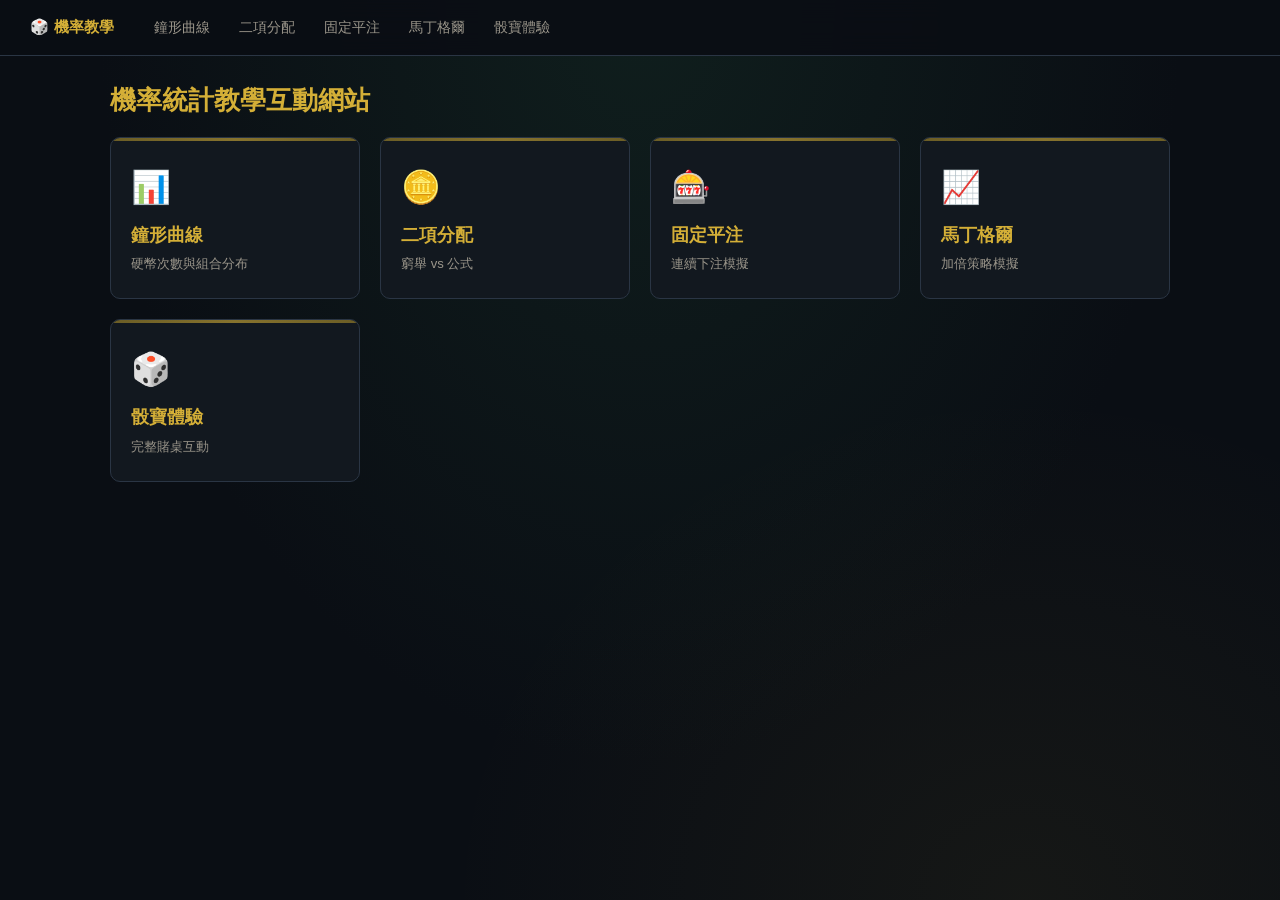
<file: index.html>
<!DOCTYPE html>
<html lang="zh-TW">
<head>
  <meta charset="UTF-8">
  <meta name="viewport" content="width=device-width, initial-scale=1.0">
  <title>機率統計教學 — 首頁</title>
  <link rel="stylesheet" href="css/style.css">
</head>
<body>
  <div class="container">
    <h1 class="page-title">機率統計教學互動網站</h1>
    <div class="module-grid">
      <a href="modules/bell_curve.html" class="module-card">
        <div class="card-icon">📊</div>
        <h2>鐘形曲線</h2>
        <p>硬幣次數與組合分布</p>
      </a>
      <a href="modules/coin.html" class="module-card">
        <div class="card-icon">🪙</div>
        <h2>二項分配</h2>
        <p>窮舉 vs 公式</p>
      </a>
      <a href="modules/sicbo.html" class="module-card">
        <div class="card-icon">🎰</div>
        <h2>固定平注</h2>
        <p>連續下注模擬</p>
      </a>
      <a href="modules/sicbo2.html" class="module-card">
        <div class="card-icon">📈</div>
        <h2>馬丁格爾</h2>
        <p>加倍策略模擬</p>
      </a>
      <a href="modules/sicbo3.html" class="module-card">
        <div class="card-icon">🎲</div>
        <h2>骰寶體驗</h2>
        <p>完整賭桌互動</p>
      </a>
    </div>
  </div>
  <script src="js/main.js"></script>
</body>
</html>
</file>
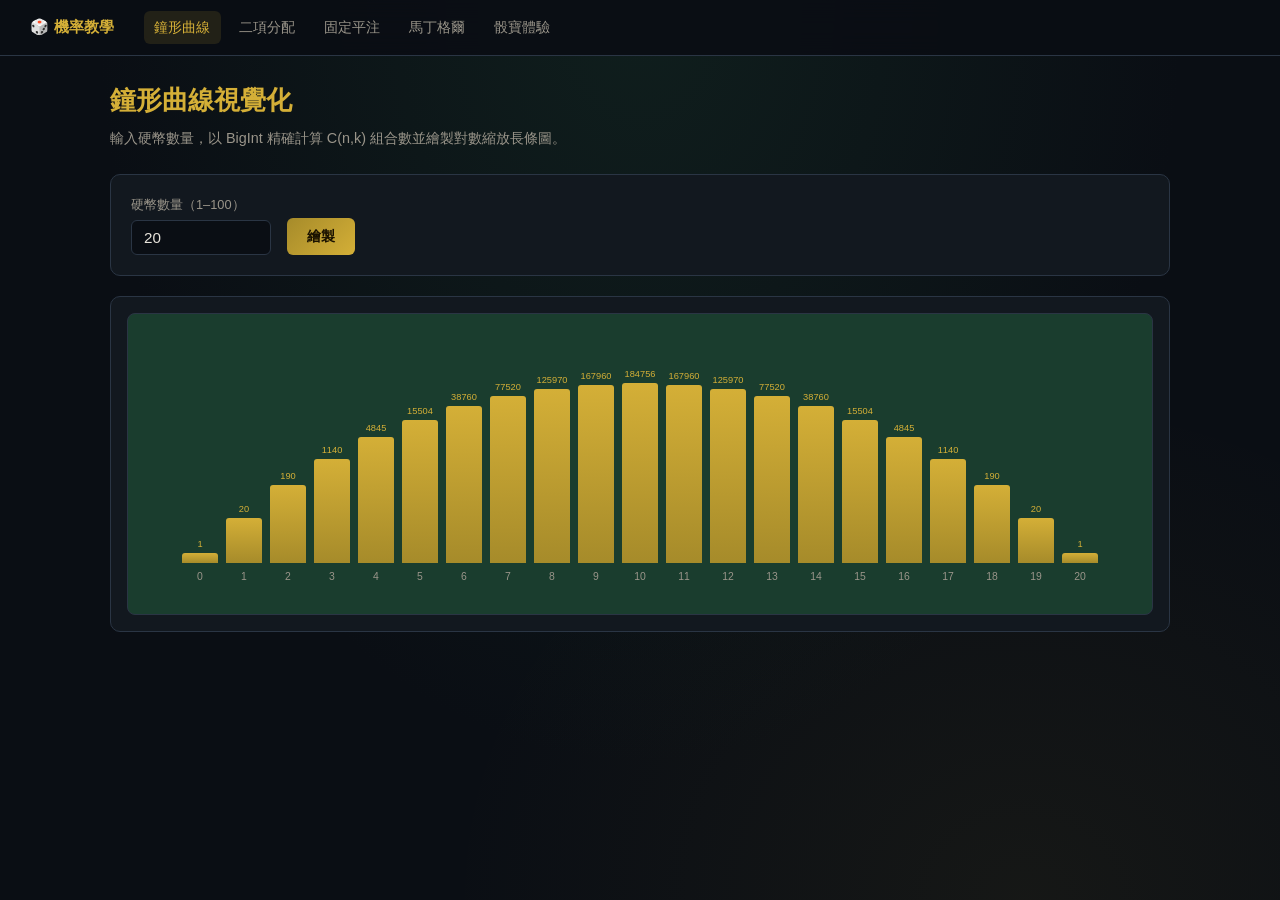
<file: modules/bell_curve.html>
<!DOCTYPE html>
<html lang="zh-TW">
<head>
  <meta charset="UTF-8">
  <meta name="viewport" content="width=device-width, initial-scale=1.0">
  <title>鐘形曲線 — 機率教學</title>
  <link rel="stylesheet" href="../css/style.css">
</head>
<body data-depth="module">
  <div class="container">
    <h1 class="page-title">鐘形曲線視覺化</h1>
    <p class="page-desc">輸入硬幣數量，以 BigInt 精確計算 C(n,k) 組合數並繪製對數縮放長條圖。</p>
    <div class="control-panel">
      <div class="control-row">
        <div class="form-group">
          <label for="coin-count">硬幣數量（1–100）</label>
          <input type="number" id="coin-count" min="1" max="100" value="20">
        </div>
        <button class="btn btn-primary" id="btn-draw">繪製</button>
      </div>
    </div>
    <div class="chart-panel">
      <div id="bell-chart" class="bell-chart"></div>
    </div>
  </div>
  <script src="../js/main.js"></script>
  <script src="../js/modules/bell-curve.js"></script>
</body>
</html>
</file>
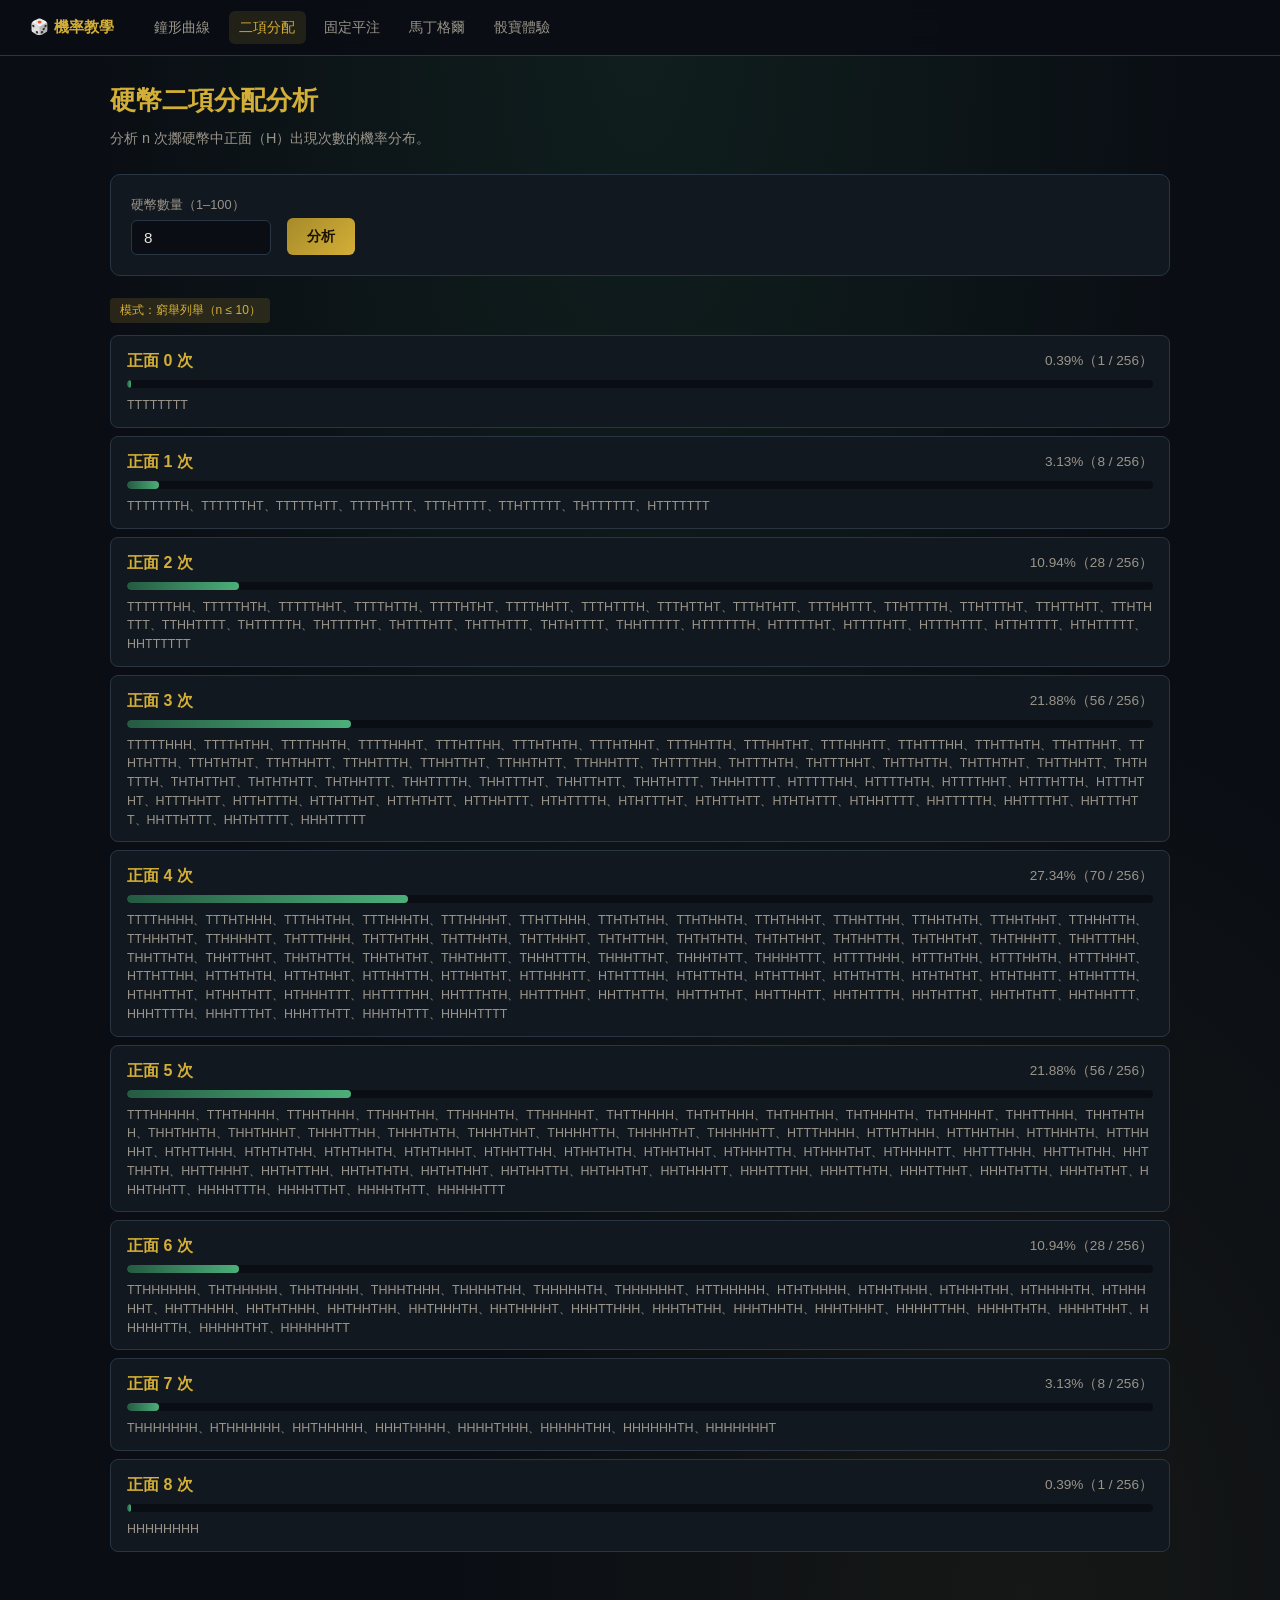
<file: modules/coin.html>
<!DOCTYPE html>
<html lang="zh-TW">
<head>
  <meta charset="UTF-8">
  <meta name="viewport" content="width=device-width, initial-scale=1.0">
  <title>二項分配 — 機率教學</title>
  <link rel="stylesheet" href="../css/style.css">
</head>
<body data-depth="module">
  <div class="container">
    <h1 class="page-title">硬幣二項分配分析</h1>
    <p class="page-desc">分析 n 次擲硬幣中正面（H）出現次數的機率分布。</p>
    <div class="control-panel">
      <div class="control-row">
        <div class="form-group">
          <label for="coin-count">硬幣數量（1–100）</label>
          <input type="number" id="coin-count" min="1" max="100" value="8">
        </div>
        <button class="btn btn-primary" id="btn-analyze">分析</button>
      </div>
    </div>
    <span class="mode-badge" id="mode-badge"></span>
    <div id="coin-list" class="coin-list"></div>
  </div>
  <script src="../js/main.js"></script>
  <script src="../js/modules/coin.js"></script>
</body>
</html>
</file>
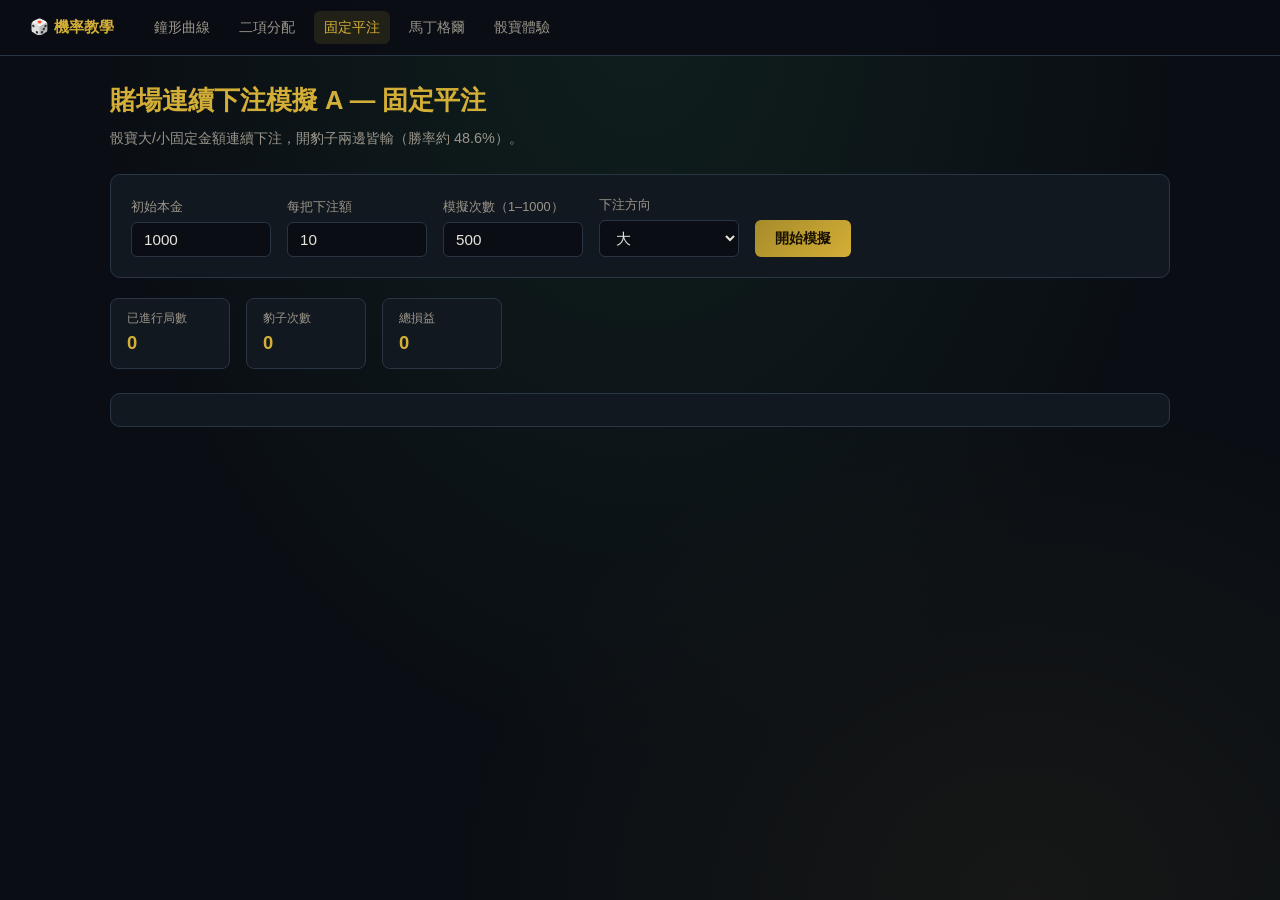
<file: modules/sicbo.html>
<!DOCTYPE html>
<html lang="zh-TW">
<head>
  <meta charset="UTF-8">
  <meta name="viewport" content="width=device-width, initial-scale=1.0">
  <title>固定平注模擬 — 機率教學</title>
  <link rel="stylesheet" href="../css/style.css">
</head>
<body data-depth="module">
  <div class="container">
    <h1 class="page-title">賭場連續下注模擬 A — 固定平注</h1>
    <p class="page-desc">骰寶大/小固定金額連續下注，開豹子兩邊皆輸（勝率約 48.6%）。</p>
    <div class="control-panel">
      <div class="control-row">
        <div class="form-group">
          <label for="initial">初始本金</label>
          <input type="number" id="initial" min="1" value="1000">
        </div>
        <div class="form-group">
          <label for="bet">每把下注額</label>
          <input type="number" id="bet" min="1" value="10">
        </div>
        <div class="form-group">
          <label for="rounds">模擬次數（1–1000）</label>
          <input type="number" id="rounds" min="1" max="1000" value="500">
        </div>
        <div class="form-group">
          <label for="bet-side">下注方向</label>
          <select id="bet-side">
            <option value="big">大</option>
            <option value="small">小</option>
          </select>
        </div>
        <button class="btn btn-primary" id="btn-run">開始模擬</button>
      </div>
    </div>
    <div class="stats-bar">
      <div class="stat-item"><div class="stat-label">已進行局數</div><div class="stat-value" id="stat-rounds">0</div></div>
      <div class="stat-item"><div class="stat-label">豹子次數</div><div class="stat-value" id="stat-triple">0</div></div>
      <div class="stat-item"><div class="stat-label">總損益</div><div class="stat-value" id="stat-profit">0</div></div>
    </div>
    <p id="sim-status" class="page-desc"></p>
    <div class="chart-panel"><div id="chart"></div></div>
  </div>
  <script src="https://d3js.org/d3.v7.min.js"></script>
  <script src="../js/main.js"></script>
  <script src="../js/sicbo-engine.js"></script>
  <script src="../js/modules/sicbo-sim.js"></script>
  <script src="../js/modules/sicbo-sim-page.js"></script>
</body>
</html>
</file>
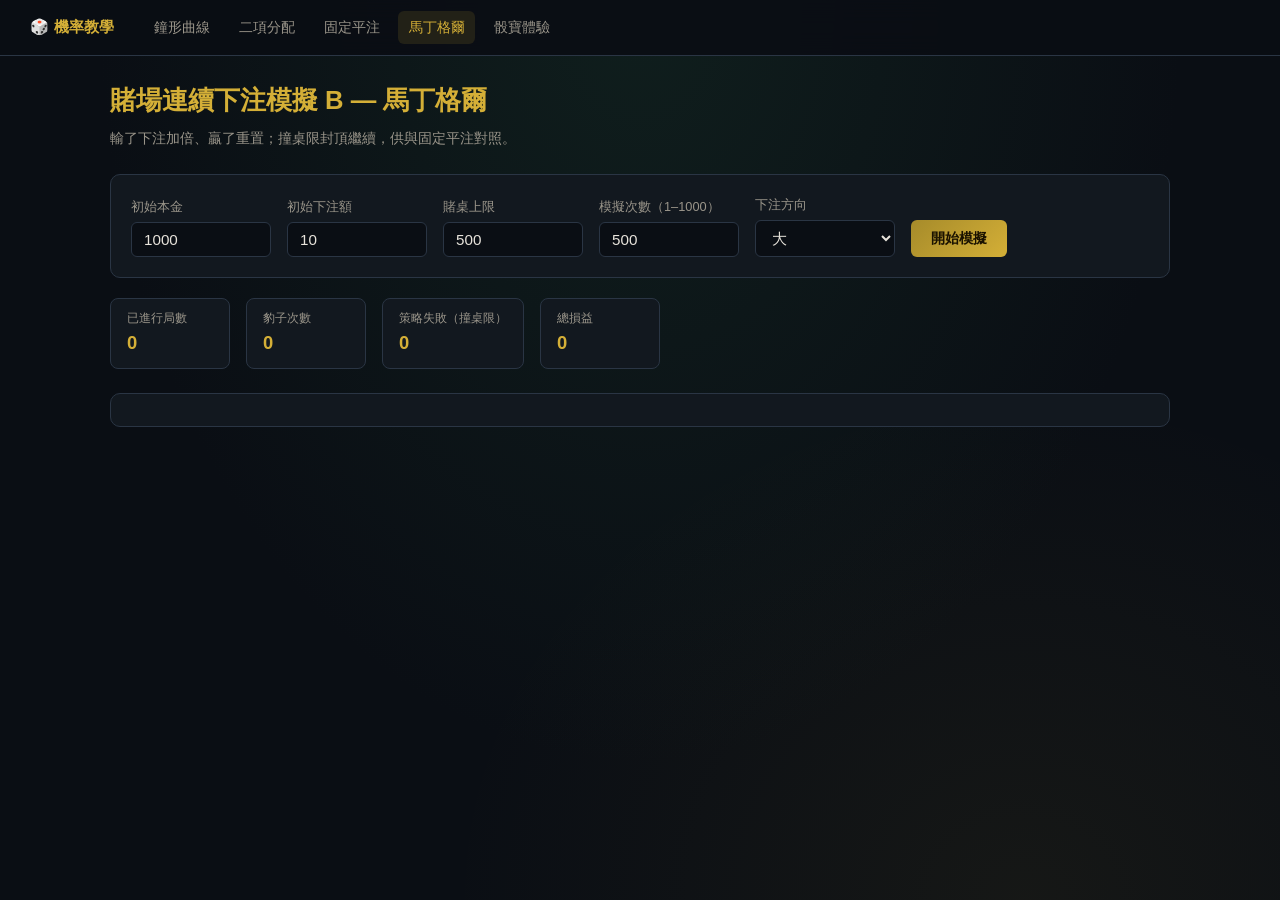
<file: modules/sicbo2.html>
<!DOCTYPE html>
<html lang="zh-TW">
<head>
  <meta charset="UTF-8">
  <meta name="viewport" content="width=device-width, initial-scale=1.0">
  <title>馬丁格爾模擬 — 機率教學</title>
  <link rel="stylesheet" href="../css/style.css">
</head>
<body data-depth="module" data-mode="martingale">
  <div class="container">
    <h1 class="page-title">賭場連續下注模擬 B — 馬丁格爾</h1>
    <p class="page-desc">輸了下注加倍、贏了重置；撞桌限封頂繼續，供與固定平注對照。</p>
    <div class="control-panel">
      <div class="control-row">
        <div class="form-group">
          <label for="initial">初始本金</label>
          <input type="number" id="initial" min="1" value="1000">
        </div>
        <div class="form-group">
          <label for="bet">初始下注額</label>
          <input type="number" id="bet" min="1" value="10">
        </div>
        <div class="form-group">
          <label for="table-limit">賭桌上限</label>
          <input type="number" id="table-limit" min="1" value="500">
        </div>
        <div class="form-group">
          <label for="rounds">模擬次數（1–1000）</label>
          <input type="number" id="rounds" min="1" max="1000" value="500">
        </div>
        <div class="form-group">
          <label for="bet-side">下注方向</label>
          <select id="bet-side">
            <option value="big">大</option>
            <option value="small">小</option>
          </select>
        </div>
        <button class="btn btn-primary" id="btn-run">開始模擬</button>
      </div>
    </div>
    <div class="stats-bar">
      <div class="stat-item"><div class="stat-label">已進行局數</div><div class="stat-value" id="stat-rounds">0</div></div>
      <div class="stat-item"><div class="stat-label">豹子次數</div><div class="stat-value" id="stat-triple">0</div></div>
      <div class="stat-item"><div class="stat-label">策略失敗（撞桌限）</div><div class="stat-value" id="stat-fails">0</div></div>
      <div class="stat-item"><div class="stat-label">總損益</div><div class="stat-value" id="stat-profit">0</div></div>
    </div>
    <p id="sim-status" class="page-desc"></p>
    <div class="chart-panel"><div id="chart"></div></div>
  </div>
  <script src="https://d3js.org/d3.v7.min.js"></script>
  <script src="../js/main.js"></script>
  <script src="../js/sicbo-engine.js"></script>
  <script src="../js/modules/sicbo-sim.js"></script>
  <script src="../js/modules/sicbo-sim-page.js"></script>
</body>
</html>
</file>
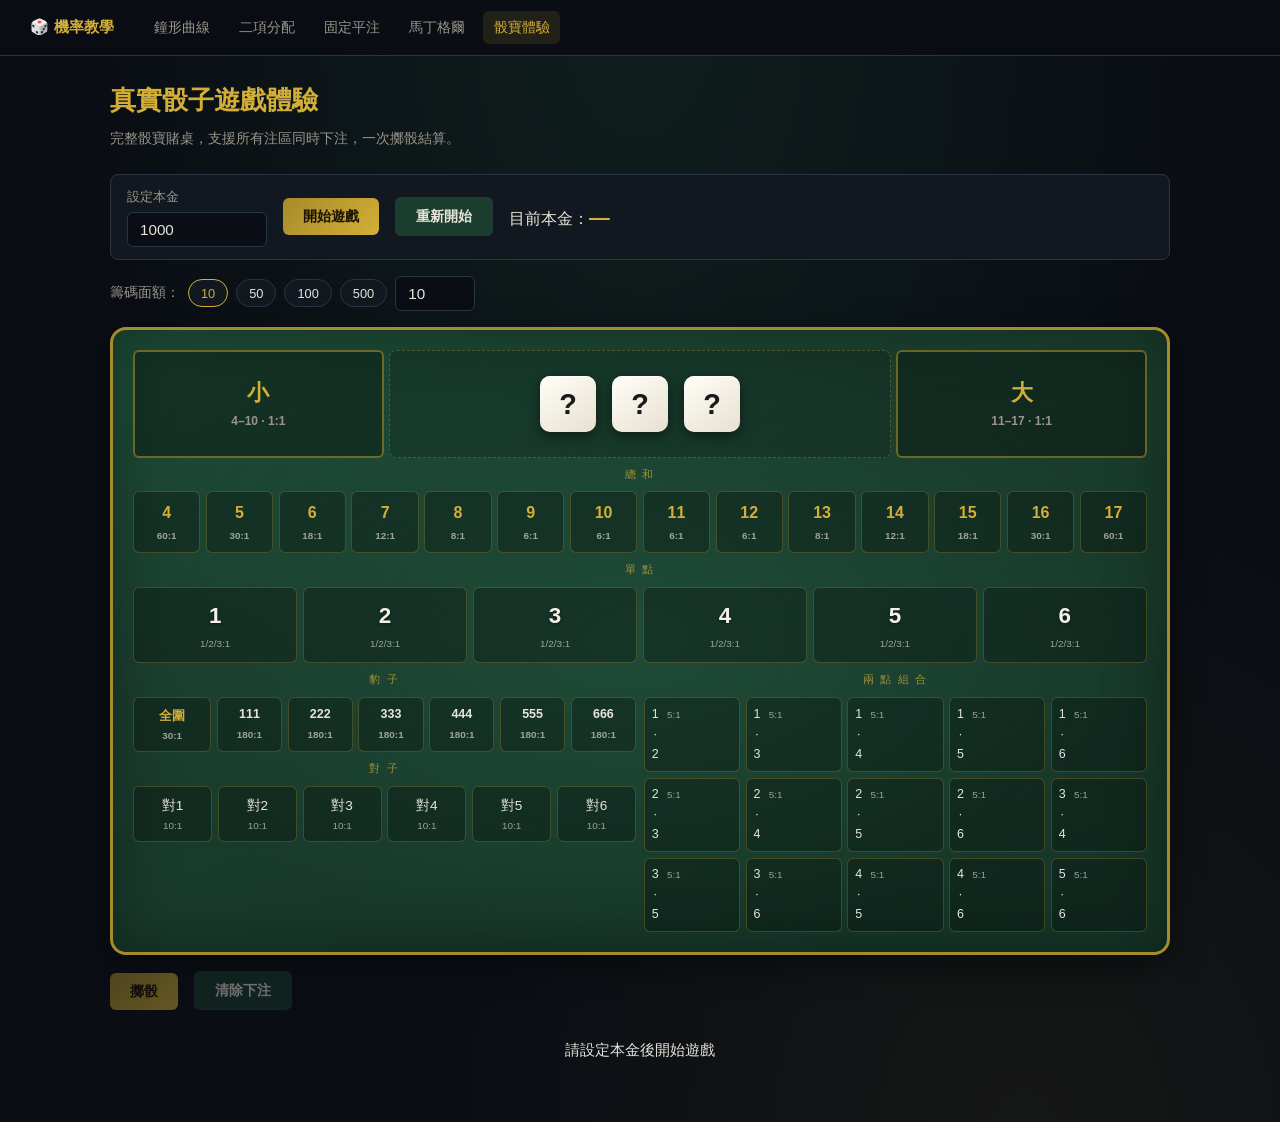
<file: modules/sicbo3.html>
<!DOCTYPE html>
<html lang="zh-TW">
<head>
  <meta charset="UTF-8">
  <meta name="viewport" content="width=device-width, initial-scale=1.0">
  <title>骰寶體驗 — 機率教學</title>
  <link rel="stylesheet" href="../css/style.css">
</head>
<body data-depth="module">
  <div class="container">
    <h1 class="page-title">真實骰子遊戲體驗</h1>
    <p class="page-desc">完整骰寶賭桌，支援所有注區同時下注，一次擲骰結算。</p>

    <div class="bankroll-bar">
      <div class="form-group">
        <label for="bankroll-input">設定本金</label>
        <input type="number" id="bankroll-input" min="100" value="1000">
      </div>
      <button class="btn btn-primary" id="btn-start">開始遊戲</button>
      <button class="btn btn-secondary" id="btn-reset">重新開始</button>
      <div>目前本金：<span class="bankroll-amount" id="bankroll">—</span></div>
    </div>

    <div class="chip-input-row">
      <span style="font-size:0.85rem;color:var(--text-muted)">籌碼面額：</span>
      <button class="chip-btn selected" data-chip="10">10</button>
      <button class="chip-btn" data-chip="50">50</button>
      <button class="chip-btn" data-chip="100">100</button>
      <button class="chip-btn" data-chip="500">500</button>
      <input type="number" id="chip-value" min="1" value="10" style="width:80px">
    </div>

    <div class="sicbo-table">
      <div id="bet-table"></div>
    </div>

    <div class="control-row" style="margin-bottom:1rem">
      <button class="btn btn-primary" id="btn-roll" disabled>擲骰</button>
      <button class="btn btn-secondary" id="btn-clear" disabled>清除下注</button>
    </div>
    <div class="result-msg" id="result-msg">請設定本金後開始遊戲</div>
  </div>
  <script src="../js/main.js"></script>
  <script src="../js/sicbo-engine.js"></script>
  <script src="../js/modules/sicbo-game.js"></script>
</body>
</html>
</file>
<file: css/style.css>
/* 深色賭場風 — 機率統計教學網站 */
:root {
  --bg-deep: #0a0e14;
  --bg-card: #12181f;
  --bg-felt: #1a3d2e;
  --bg-felt-light: #245a42;
  --gold: #d4af37;
  --gold-dim: #a68b2a;
  --text: #e8e4dc;
  --text-muted: #9a958a;
  --accent-red: #c94a4a;
  --accent-green: #4caf7a;
  --border: #2a3544;
  --shadow: rgba(0, 0, 0, 0.5);
  --radius: 10px;
  --nav-h: 56px;
}

*, *::before, *::after { box-sizing: border-box; margin: 0; padding: 0; }

html { scroll-behavior: smooth; }

body {
  font-family: "Segoe UI", "Microsoft JhengHei", "PingFang TC", sans-serif;
  background: var(--bg-deep);
  background-image:
    radial-gradient(ellipse at 50% 0%, rgba(26, 61, 46, 0.35) 0%, transparent 60%),
    radial-gradient(ellipse at 80% 100%, rgba(212, 175, 55, 0.06) 0%, transparent 40%);
  color: var(--text);
  min-height: 100vh;
  line-height: 1.6;
}

/* ── 導航欄 ── */
.site-nav {
  position: sticky;
  top: 0;
  z-index: 100;
  min-height: var(--nav-h);
  background: rgba(10, 14, 20, 0.92);
  backdrop-filter: blur(12px);
  border-bottom: 1px solid var(--border);
  display: flex;
  flex-wrap: wrap;
  align-items: center;
  padding: 0.5rem 1.25rem;
  gap: 0.35rem 0.5rem;
}

.site-nav .nav-brand {
  font-weight: 700;
  color: var(--gold);
  text-decoration: none;
  margin-right: 0.75rem;
  flex-shrink: 0;
  font-size: 0.95rem;
}

.site-nav a {
  color: var(--text-muted);
  text-decoration: none;
  padding: 0.35rem 0.65rem;
  border-radius: 6px;
  font-size: 0.85rem;
  transition: color 0.15s, background 0.15s;
  flex-shrink: 0;
}

.site-nav a:hover { color: var(--text); background: rgba(255,255,255,0.06); }
.site-nav a.active { color: var(--gold); background: rgba(212,175,55,0.12); }

/* ── 版面 ── */
.container {
  max-width: 1100px;
  margin: 0 auto;
  padding: 1.5rem 1.25rem 3rem;
}

.page-title {
  font-size: 1.6rem;
  color: var(--gold);
  margin-bottom: 0.35rem;
}

.page-desc {
  color: var(--text-muted);
  font-size: 0.9rem;
  margin-bottom: 1.5rem;
}

/* ── 首頁卡片 ── */
.module-grid {
  display: grid;
  grid-template-columns: repeat(auto-fill, minmax(200px, 1fr));
  gap: 1.25rem;
  margin-top: 1rem;
}

.module-card {
  display: block;
  background: var(--bg-card);
  border: 1px solid var(--border);
  border-radius: var(--radius);
  padding: 1.5rem 1.25rem;
  text-decoration: none;
  color: var(--text);
  transition: transform 0.2s, border-color 0.2s, box-shadow 0.2s;
  position: relative;
  overflow: hidden;
}

.module-card::before {
  content: "";
  position: absolute;
  top: 0; left: 0; right: 0;
  height: 3px;
  background: linear-gradient(90deg, var(--gold-dim), var(--gold), var(--gold-dim));
  opacity: 0.6;
}

.module-card:hover {
  transform: translateY(-3px);
  border-color: var(--gold-dim);
  box-shadow: 0 8px 24px var(--shadow);
}

.module-card .card-icon {
  font-size: 2rem;
  margin-bottom: 0.5rem;
}

.module-card h2 {
  font-size: 1.1rem;
  color: var(--gold);
  margin-bottom: 0.25rem;
}

.module-card p {
  font-size: 0.82rem;
  color: var(--text-muted);
}

/* ── 控制面板 ── */
.control-panel {
  background: var(--bg-card);
  border: 1px solid var(--border);
  border-radius: var(--radius);
  padding: 1.25rem;
  margin-bottom: 1.25rem;
}

.control-row {
  display: flex;
  flex-wrap: wrap;
  gap: 1rem;
  align-items: flex-end;
}

.form-group {
  display: flex;
  flex-direction: column;
  gap: 0.3rem;
}

.form-group label {
  font-size: 0.8rem;
  color: var(--text-muted);
}

input[type="number"],
input[type="text"],
select {
  background: var(--bg-deep);
  border: 1px solid var(--border);
  border-radius: 6px;
  color: var(--text);
  padding: 0.5rem 0.75rem;
  font-size: 0.95rem;
  width: 140px;
}

input:focus, select:focus {
  outline: none;
  border-color: var(--gold-dim);
}

.btn {
  display: inline-flex;
  align-items: center;
  justify-content: center;
  gap: 0.4rem;
  padding: 0.55rem 1.25rem;
  border: none;
  border-radius: 6px;
  font-size: 0.9rem;
  font-weight: 600;
  cursor: pointer;
  transition: background 0.15s, transform 0.1s;
}

.btn:active { transform: scale(0.97); }

.btn-primary {
  background: linear-gradient(135deg, var(--gold-dim), var(--gold));
  color: #1a1200;
}

.btn-primary:hover { filter: brightness(1.1); }

.btn-secondary {
  background: var(--bg-felt);
  color: var(--text);
  border: 1px solid var(--border);
}

.btn-secondary:hover { background: var(--bg-felt-light); }

.btn:disabled {
  opacity: 0.45;
  cursor: not-allowed;
}

/* ── 統計列 ── */
.stats-bar {
  display: flex;
  flex-wrap: wrap;
  gap: 1rem;
  margin-bottom: 1rem;
}

.stat-item {
  background: var(--bg-card);
  border: 1px solid var(--border);
  border-radius: 8px;
  padding: 0.65rem 1rem;
  min-width: 120px;
}

.stat-item .stat-label {
  font-size: 0.75rem;
  color: var(--text-muted);
}

.stat-item .stat-value {
  font-size: 1.15rem;
  font-weight: 700;
  color: var(--gold);
}

.stat-item .stat-value.positive { color: var(--accent-green); }
.stat-item .stat-value.negative { color: var(--accent-red); }

/* ── 圖表區 ── */
.chart-panel {
  background: var(--bg-card);
  border: 1px solid var(--border);
  border-radius: var(--radius);
  padding: 1rem;
  margin-bottom: 1.25rem;
  overflow: hidden;
}

.chart-panel svg { display: block; width: 100%; }

/* ── 鐘形曲線長條圖 ── */
.bell-chart {
  display: flex;
  align-items: flex-end;
  justify-content: center;
  gap: 4px;
  min-height: 300px;
  padding: 2rem 0.5rem 1.75rem;
  background: var(--bg-felt);
  border-radius: 8px;
  border: 1px solid var(--border);
}

.bell-bar-wrap {
  display: flex;
  flex-direction: column;
  align-items: center;
  justify-content: flex-end;
  flex: 0 0 auto;
  width: 40px;
  height: 240px;
}

.bell-bar-stack {
  display: flex;
  flex-direction: column;
  align-items: center;
  justify-content: flex-end;
  width: 100%;
  flex: 1;
}

.bell-bar {
  width: 100%;
  max-width: 36px;
  background: linear-gradient(180deg, var(--gold), var(--gold-dim));
  border-radius: 3px 3px 0 0;
  min-height: 2px;
  transition: height 0.3s;
}

.bell-bar-wrap .bar-label {
  font-size: 0.65rem;
  color: var(--text-muted);
  margin-top: 6px;
  flex-shrink: 0;
}

.bell-bar-wrap .bar-count {
  font-size: 0.58rem;
  color: var(--gold);
  margin-bottom: 3px;
  text-align: center;
  white-space: nowrap;
  line-height: 1.2;
  flex-shrink: 0;
  max-width: 100%;
  overflow: visible;
}

.bell-chart.dense-mode {
  justify-content: stretch;
  gap: 1px;
}

.bell-chart.dense-mode .bar-count,
.bell-chart.dense-mode .bar-label { display: none; }

.bell-chart.dense-mode .bell-bar-wrap {
  flex: 1;
  width: auto;
  min-width: 0;
  max-width: none;
}
.bell-chart.dense-mode .bell-bar { max-width: 100%; }

/* ── 硬幣卡片列表 ── */
.coin-list {
  display: flex;
  flex-direction: column;
  gap: 0.5rem;
}

.coin-card {
  background: var(--bg-card);
  border: 1px solid var(--border);
  border-radius: 8px;
  padding: 0.75rem 1rem;
}

.coin-card-header {
  display: flex;
  justify-content: space-between;
  align-items: center;
  margin-bottom: 0.4rem;
}

.coin-card-header .heads-count {
  font-weight: 700;
  color: var(--gold);
}

.coin-card-header .prob {
  font-size: 0.85rem;
  color: var(--text-muted);
}

.progress-bar {
  height: 8px;
  background: var(--bg-deep);
  border-radius: 4px;
  overflow: hidden;
}

.progress-fill {
  height: 100%;
  background: linear-gradient(90deg, var(--bg-felt-light), var(--accent-green));
  border-radius: 4px;
  transition: width 0.3s;
}

.coin-combos {
  margin-top: 0.5rem;
  font-size: 0.78rem;
  color: var(--text-muted);
  word-break: break-all;
  line-height: 1.5;
}

.mode-badge {
  display: inline-block;
  background: rgba(212,175,55,0.15);
  color: var(--gold);
  font-size: 0.75rem;
  padding: 0.2rem 0.6rem;
  border-radius: 4px;
  margin-bottom: 0.75rem;
}

/* ── 骰寶賭桌 (sicbo3) ── */
.sicbo-table {
  background:
    radial-gradient(ellipse at center, rgba(36, 90, 66, 0.5) 0%, transparent 70%),
    linear-gradient(160deg, #1e4d38 0%, var(--bg-felt) 40%, #153528 100%);
  border: 3px solid var(--gold-dim);
  border-radius: 16px;
  padding: 1.25rem;
  margin-bottom: 1rem;
  box-shadow:
    inset 0 0 60px rgba(0, 0, 0, 0.35),
    0 8px 32px var(--shadow);
}

.dice-display {
  display: flex;
  justify-content: center;
  gap: 1rem;
  padding: 0.5rem 1rem 1rem;
}

.die {
  width: 56px;
  height: 56px;
  background: linear-gradient(145deg, #fffef8, #e8e0d0);
  border-radius: 10px;
  display: flex;
  align-items: center;
  justify-content: center;
  font-size: 1.8rem;
  font-weight: 800;
  color: #1a1a1a;
  box-shadow: 0 4px 12px var(--shadow), inset 0 1px 0 rgba(255,255,255,0.8);
  transition: transform 0.1s;
}

.die.rolling { animation: shake 0.09s infinite; }

@keyframes shake {
  0%, 100% { transform: rotate(-5deg) scale(1.05); }
  50% { transform: rotate(5deg) scale(0.95); }
}

/* 真實賭桌布局 */
.felt-layout {
  display: flex;
  flex-direction: column;
  gap: 0.35rem;
}

.felt-row {
  display: grid;
  gap: 0.35rem;
}

.felt-row-top {
  grid-template-columns: 1fr 2fr 1fr;
}

.felt-row-totals {
  grid-template-columns: repeat(14, 1fr);
}

.felt-row-singles {
  grid-template-columns: repeat(6, 1fr);
}

.felt-main {
  display: grid;
  grid-template-columns: 1fr 1fr;
  gap: 0.5rem;
}

.felt-left-col,
.felt-right-col {
  display: flex;
  flex-direction: column;
  gap: 0.35rem;
}

.felt-triples {
  display: grid;
  grid-template-columns: 1.2fr repeat(6, 1fr);
  gap: 0.35rem;
}

.felt-pairs {
  display: grid;
  grid-template-columns: repeat(6, 1fr);
  gap: 0.35rem;
}

.felt-domino {
  display: grid;
  grid-template-columns: repeat(5, 1fr);
  gap: 0.35rem;
}

.bet-cell {
  background: rgba(0, 0, 0, 0.28);
  border: 1px solid rgba(212, 175, 55, 0.25);
  border-radius: 6px;
  padding: 0.45rem 0.35rem;
  cursor: pointer;
  font-size: 0.82rem;
  text-align: center;
  transition: background 0.15s, border-color 0.15s, box-shadow 0.15s;
  user-select: none;
  position: relative;
}

.bet-cell:hover {
  background: rgba(212, 175, 55, 0.12);
  border-color: var(--gold-dim);
}

.bet-cell.active {
  background: rgba(212, 175, 55, 0.28);
  border-color: var(--gold);
  box-shadow: 0 0 10px rgba(212, 175, 55, 0.35);
}

.bet-cell .bet-odds {
  display: block;
  font-size: 0.62rem;
  color: rgba(232, 228, 220, 0.65);
  margin-top: 2px;
}

.bet-cell .bet-stake {
  display: block;
  font-size: 0.68rem;
  color: var(--accent-green);
  font-weight: 700;
  margin-top: 3px;
}

/* 大 / 小 — 賭桌角落大注區 */
.bet-cell.felt-bs {
  font-size: 1.35rem;
  font-weight: 800;
  color: var(--gold);
  padding: 1.5rem 0.5rem;
  border-width: 2px;
  border-color: rgba(212, 175, 55, 0.45);
  background: rgba(0, 0, 0, 0.32);
  display: flex;
  flex-direction: column;
  align-items: center;
  justify-content: center;
  min-height: 90px;
}

.bet-cell.felt-bs .bet-odds {
  font-size: 0.75rem;
  color: var(--text-muted);
}

/* 中央骰子區 */
.felt-dice-zone {
  display: flex;
  align-items: center;
  justify-content: center;
  background: rgba(0, 0, 0, 0.18);
  border: 1px dashed rgba(212, 175, 55, 0.3);
  border-radius: 8px;
  min-height: 90px;
}

.felt-dice-zone .dice-display {
  padding: 0.25rem;
  margin: 0;
}

/* 總和注區 */
.bet-cell.felt-total {
  font-weight: 700;
  font-size: 0.9rem;
  padding: 0.5rem 0.2rem;
}

.bet-cell.felt-total .bet-sum {
  display: block;
  font-size: 1rem;
  color: var(--gold);
}

/* 單點 — 骰面造型 */
.bet-cell.felt-single {
  padding: 0.65rem 0.3rem;
}

.bet-cell.felt-single .die-face {
  display: block;
  font-size: 1.4rem;
  font-weight: 800;
  color: #f5f0e8;
  text-shadow: 0 1px 3px rgba(0,0,0,0.5);
}

/* 豹子 */
.bet-cell.felt-triple-any {
  font-weight: 700;
  color: var(--gold);
}

.bet-cell.felt-triple-spec {
  font-size: 0.78rem;
  font-weight: 600;
}

/* 對子 */
.bet-cell.felt-pair {
  font-size: 0.85rem;
}

/* Domino */
.bet-cell.felt-domino {
  font-size: 0.78rem;
  padding: 0.4rem 0.25rem;
}

.felt-section-label {
  grid-column: 1 / -1;
  font-size: 0.7rem;
  color: rgba(212, 175, 55, 0.7);
  text-align: center;
  letter-spacing: 0.15em;
  padding: 0.15rem 0;
}

.bankroll-bar {
  display: flex;
  flex-wrap: wrap;
  gap: 1rem;
  align-items: center;
  margin-bottom: 1rem;
  padding: 0.75rem 1rem;
  background: var(--bg-card);
  border-radius: 8px;
  border: 1px solid var(--border);
}

.bankroll-bar .bankroll-amount {
  font-size: 1.3rem;
  font-weight: 700;
  color: var(--gold);
}

.chip-input-row {
  display: flex;
  gap: 0.5rem;
  align-items: center;
  margin-bottom: 1rem;
  flex-wrap: wrap;
}

.chip-btn {
  padding: 0.35rem 0.75rem;
  background: var(--bg-card);
  border: 1px solid var(--border);
  border-radius: 20px;
  color: var(--text);
  cursor: pointer;
  font-size: 0.8rem;
}

.chip-btn:hover, .chip-btn.selected {
  border-color: var(--gold);
  color: var(--gold);
}

.result-msg {
  text-align: center;
  padding: 0.75rem;
  font-size: 0.95rem;
  min-height: 2.5rem;
}

.result-msg.win { color: var(--accent-green); }
.result-msg.lose { color: var(--accent-red); }

/* ── 響應式 ── */
@media (max-width: 768px) {
  .felt-row-top { grid-template-columns: 1fr 1fr; }
  .felt-row-top .felt-dice-zone { grid-column: 1 / -1; order: -1; }
  .felt-row-totals { grid-template-columns: repeat(7, 1fr); }
  .felt-main { grid-template-columns: 1fr; }
  .felt-triples { grid-template-columns: repeat(4, 1fr); }
  .felt-domino { grid-template-columns: repeat(3, 1fr); }
}

@media (max-width: 600px) {
  .site-nav { padding: 0.5rem 0.75rem; }
  .module-grid { grid-template-columns: 1fr 1fr; }
  input[type="number"] { width: 100%; }
  .control-row { flex-direction: column; align-items: stretch; }
  .felt-row-singles { grid-template-columns: repeat(3, 1fr); }
  .felt-pairs { grid-template-columns: repeat(3, 1fr); }
}
</file>
